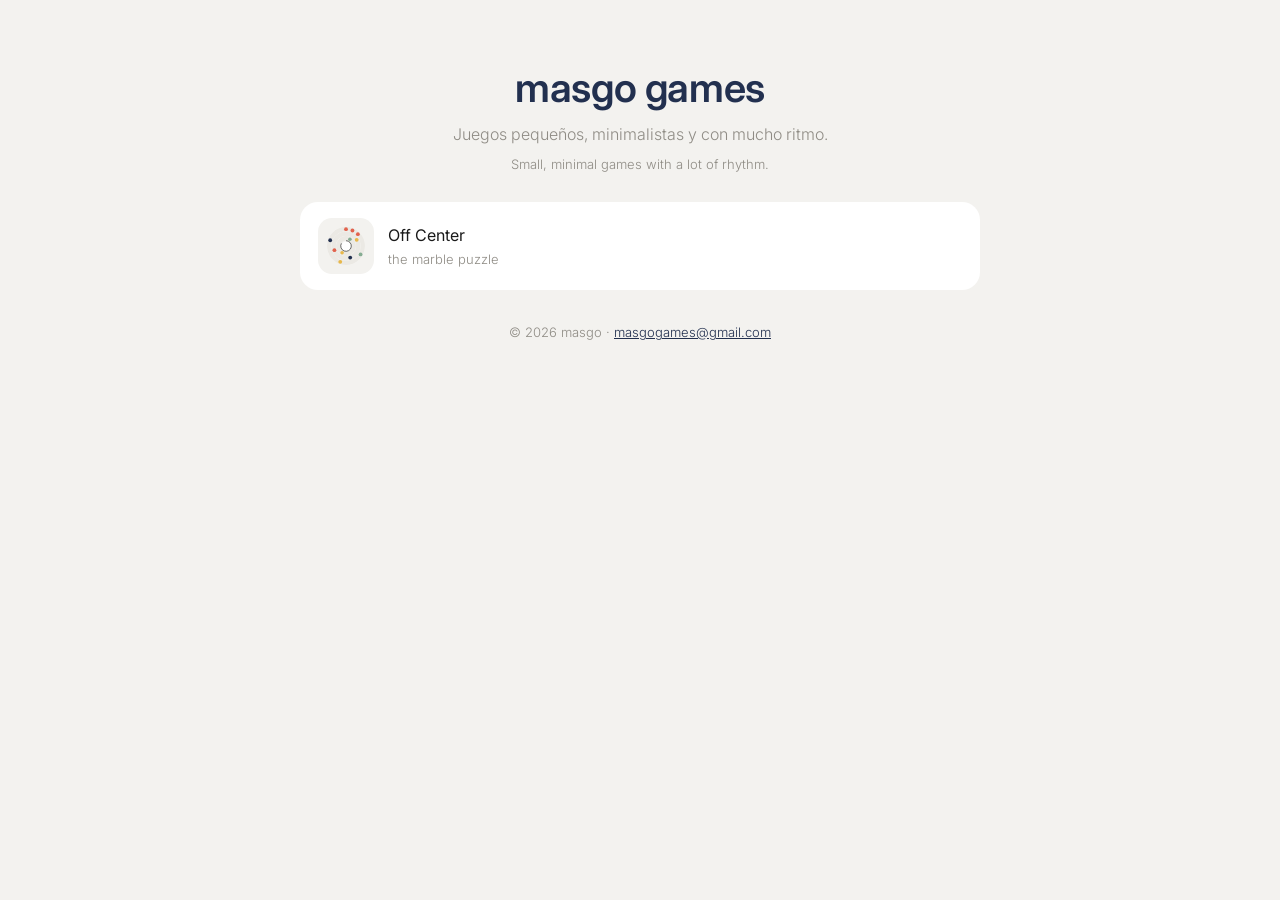
<file: index.html>
<!doctype html>
<html lang="es">
<head>
<meta charset="utf-8">
<meta name="viewport" content="width=device-width, initial-scale=1">
<title>masgo games</title>
<meta name="description" content="Juegos de masgo · Games by masgo">
<link rel="icon" href="offcenter/icon.svg" type="image/svg+xml">
<link rel="preconnect" href="https://fonts.googleapis.com">
<link href="https://fonts.googleapis.com/css2?family=Inter:wght@200;300;400;500;600&display=swap" rel="stylesheet">
<link rel="stylesheet" href="style.css">
</head>
<body>
<div class="wrap">
<header>
  <h1>masgo games</h1>
  <p class="sub">Juegos pequeños, minimalistas y con mucho ritmo.</p>
  <p class="by" lang="en">Small, minimal games with a lot of rhythm.</p>
</header>
<div class="links">
  <!-- Un bloque por juego. Para añadir otro, copia este <a> y cambia la carpeta, el icono y los textos. -->
  <a href="offcenter/"><img src="offcenter/icon.svg" alt="" style="width:56px;height:56px;border-radius:14px;flex:none"><div>Off Center<small>the marble puzzle</small></div></a>
</div>
<footer>© 2026 masgo · <a href="mailto:masgogames@gmail.com">masgogames@gmail.com</a></footer>
</div>
</body>
</html>
</file>
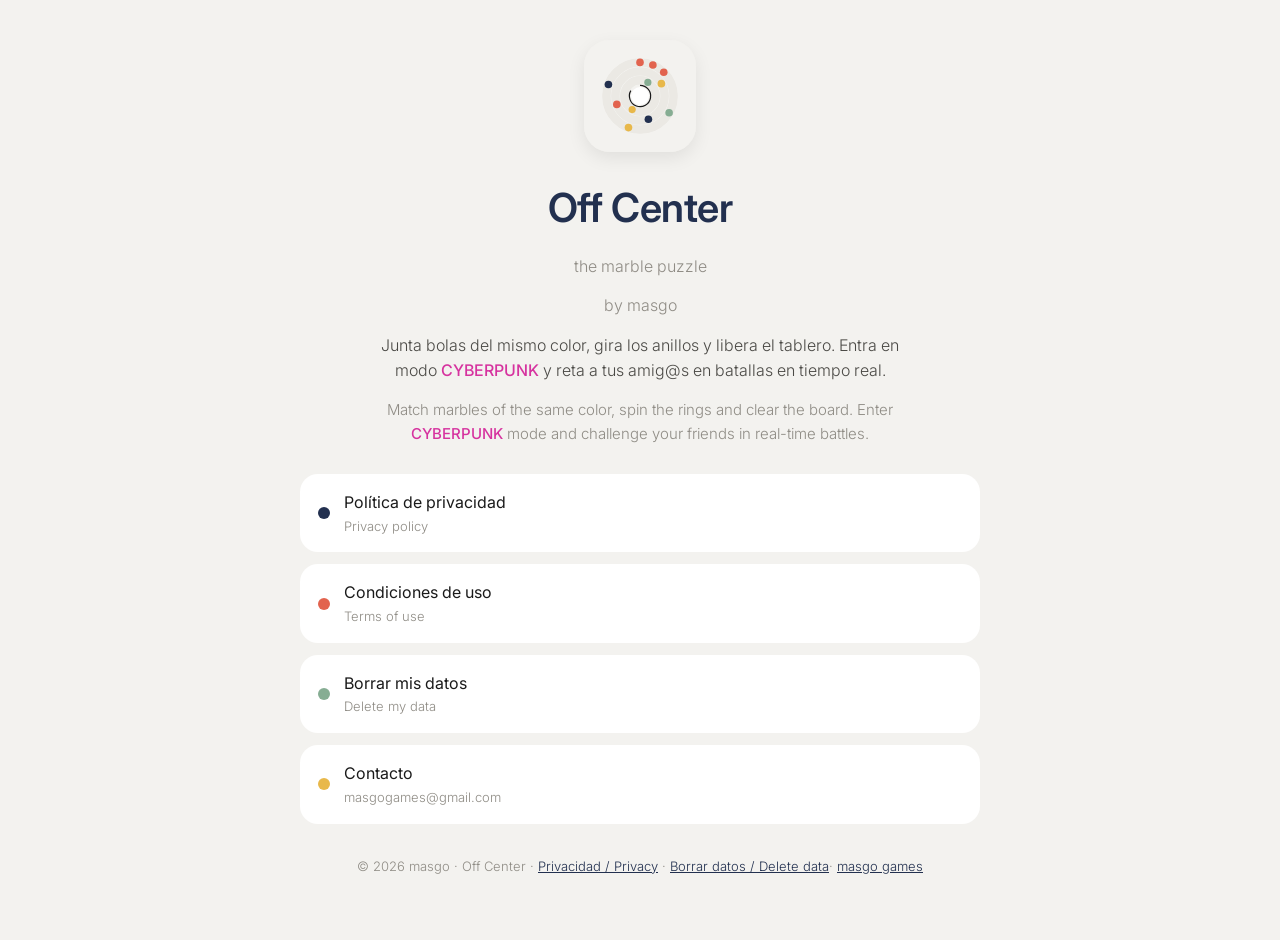
<file: offcenter/index.html>
<!doctype html>
<html lang="es">
<head>
<meta charset="utf-8">
<meta name="viewport" content="width=device-width, initial-scale=1">
<title>Off Center · the marble puzzle</title>
<meta name="description" content="Off Center · the marble puzzle · by masgo">
<link rel="icon" href="icon.svg" type="image/svg+xml">
<link rel="preconnect" href="https://fonts.googleapis.com">
<link href="https://fonts.googleapis.com/css2?family=Inter:wght@200;300;400;500;600&display=swap" rel="stylesheet">
<link rel="stylesheet" href="../style.css">
</head>
<body>
<div class="wrap">
<header class="hero">
  <svg viewBox="0 0 100 100" role="img" aria-label="Icono de Off Center">
    <rect width="100" height="100" fill="#f3f2ef"/>
    <circle cx="50" cy="50" r="30" fill="none" stroke="#ebe9e4" stroke-width="7.5"/>
    <circle cx="50" cy="50" r="22" fill="none" stroke="#ebe9e4" stroke-width="7.5"/>
    <circle cx="50" cy="50" r="14" fill="none" stroke="#ebe9e4" stroke-width="7.5"/>
    <circle cx="50" cy="50" r="8" fill="#ffffff"/>
    <path d="M50 40.5 A9.5 9.5 0 1 1 41.8 45.25" fill="none" stroke="#1a1a1a" stroke-width="1.1"/>
    <circle cx="50" cy="20" r="3.4" fill="#e2634e"/><circle cx="61.5" cy="22.3" r="3.4" fill="#e2634e"/>
    <circle cx="71.2" cy="28.8" r="3.4" fill="#e2634e"/><circle cx="76" cy="65" r="3.4" fill="#86ad93"/>
    <circle cx="39.7" cy="78.2" r="3.4" fill="#e8b84a"/><circle cx="21.8" cy="39.7" r="3.4" fill="#22304f"/>
    <circle cx="69.1" cy="39" r="3.4" fill="#e8b84a"/><circle cx="57.5" cy="70.7" r="3.4" fill="#22304f"/>
    <circle cx="29.3" cy="57.5" r="3.4" fill="#e2634e"/><circle cx="57" cy="37.9" r="3.2" fill="#86ad93"/>
    <circle cx="43" cy="62.1" r="3.2" fill="#e8b84a"/>
  </svg>
  <h1>Off Center</h1>
  <p class="sub">the marble puzzle</p>
  <p class="by">by masgo</p>
  <p>Junta bolas del mismo color, gira los anillos y libera el tablero. Entra en modo <strong style="color:var(--mag)">CYBERPUNK</strong> y reta a tus amig@s en batallas en tiempo real.</p>
  <p lang="en" style="color:var(--grey);font-size:15px">Match marbles of the same color, spin the rings and clear the board. Enter <strong style="color:var(--mag)">CYBERPUNK</strong> mode and challenge your friends in real-time battles.</p>
</header>
<div class="links">
  <a href="privacidad.html"><span class="dot" style="background:var(--navy)"></span><div>Política de privacidad<small>Privacy policy</small></div></a>
  <a href="privacidad.html#condiciones"><span class="dot" style="background:var(--coral)"></span><div>Condiciones de uso<small>Terms of use</small></div></a>
  <a href="borrar-datos.html"><span class="dot" style="background:var(--sage)"></span><div>Borrar mis datos<small>Delete my data</small></div></a>
  <a href="mailto:masgogames@gmail.com"><span class="dot" style="background:var(--mustard)"></span><div>Contacto<small>masgogames@gmail.com</small></div></a>
</div>
<footer>© 2026 masgo · Off Center · <a href="privacidad.html">Privacidad / Privacy</a> · <a href="borrar-datos.html">Borrar datos / Delete data</a>· <a href="../">masgo games</a></footer>
</div>
</body>
</html>
</file>
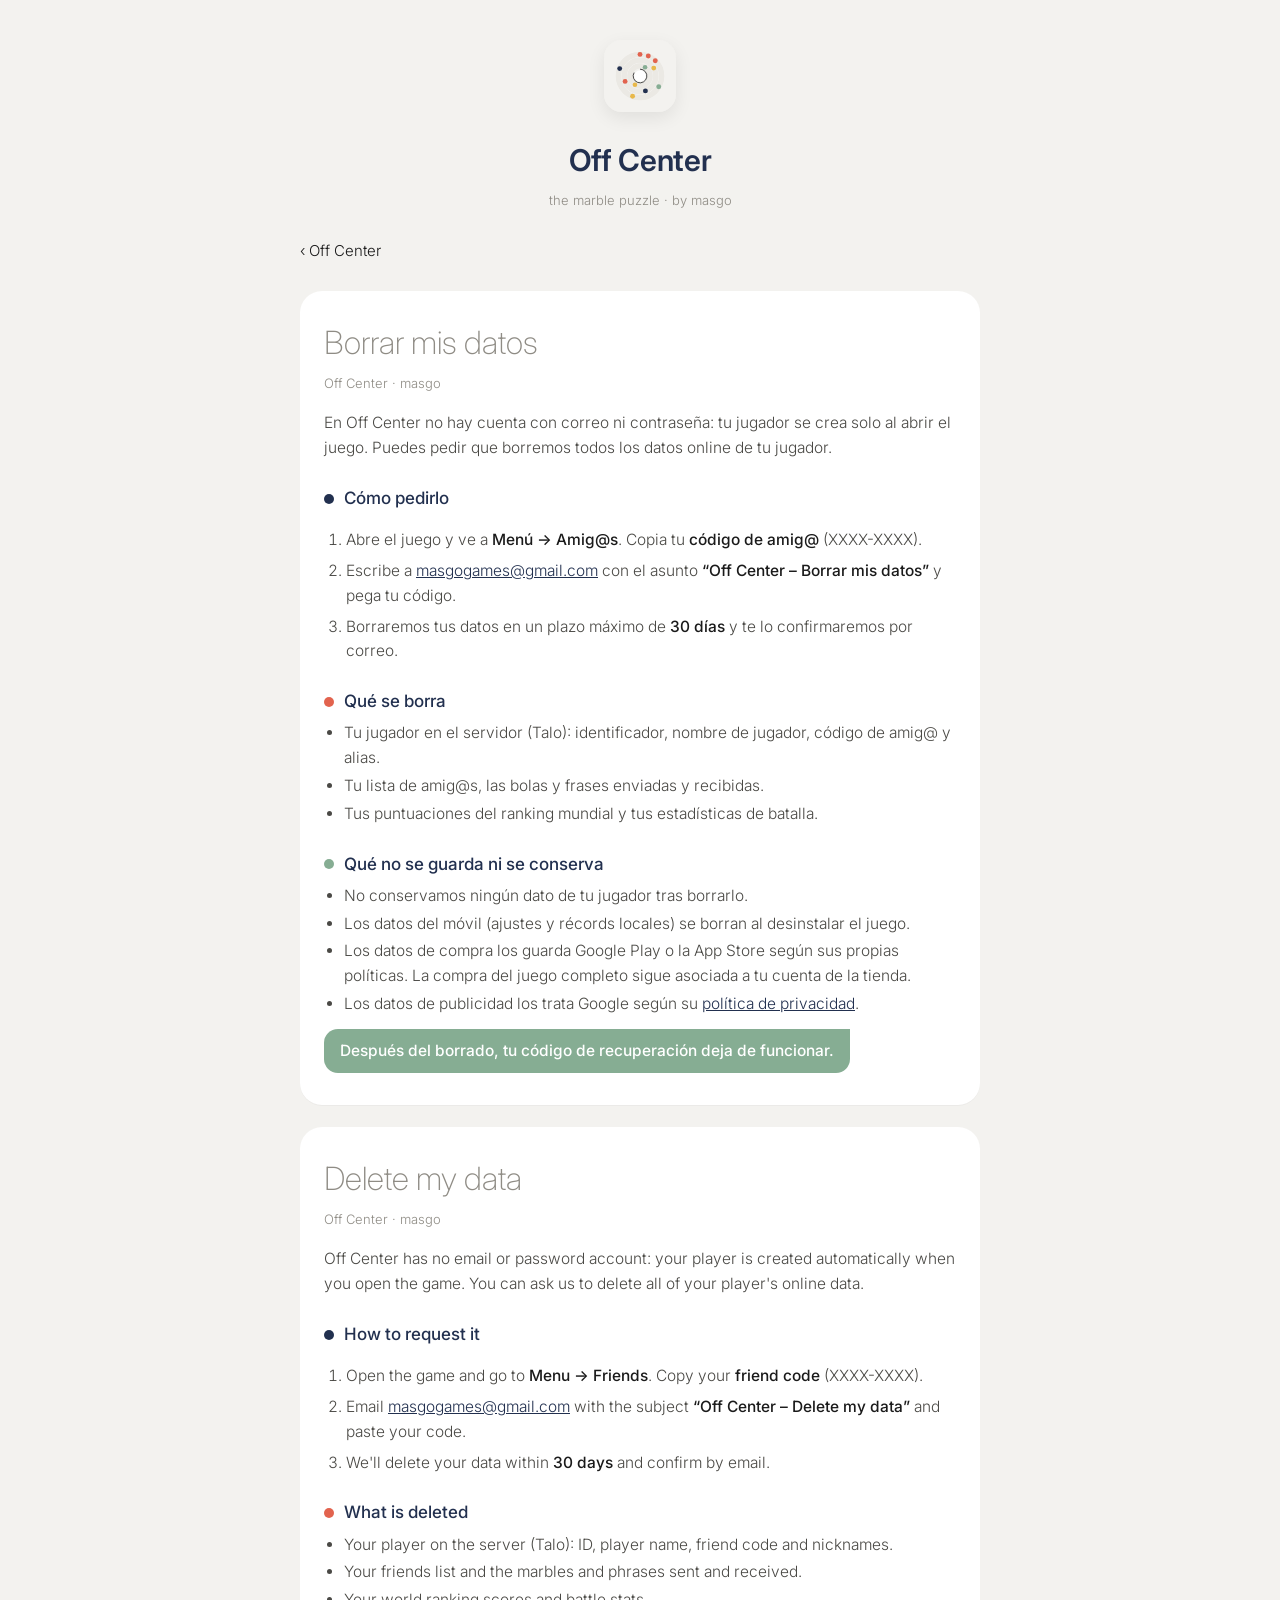
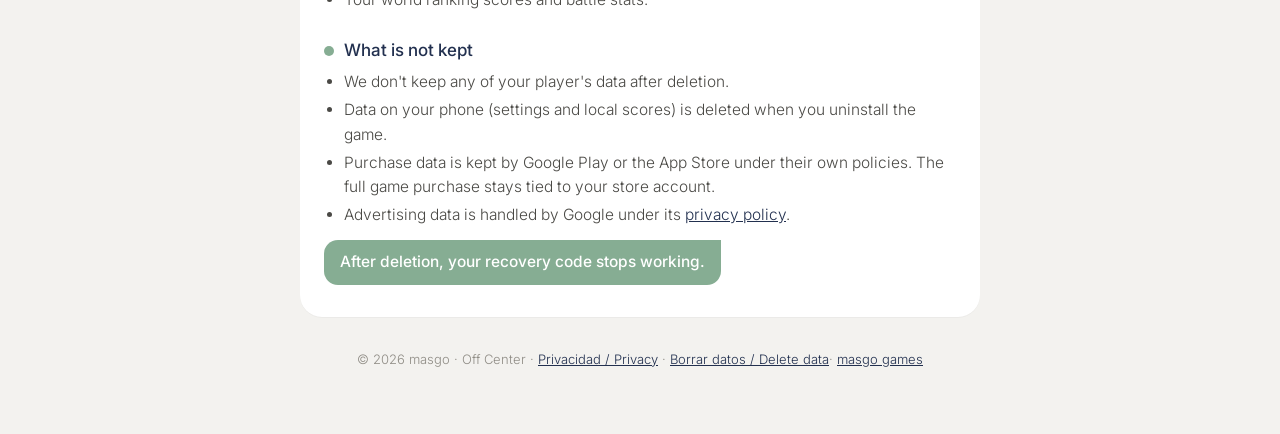
<file: offcenter/borrar-datos.html>
<!doctype html>
<html lang="es">
<head>
<meta charset="utf-8">
<meta name="viewport" content="width=device-width, initial-scale=1">
<title>Off Center · Borrar mis datos</title>
<meta name="description" content="Off Center · the marble puzzle · by masgo">
<link rel="icon" href="icon.svg" type="image/svg+xml">
<link rel="preconnect" href="https://fonts.googleapis.com">
<link href="https://fonts.googleapis.com/css2?family=Inter:wght@200;300;400;500;600&display=swap" rel="stylesheet">
<link rel="stylesheet" href="../style.css">
</head>
<body>
<div class="wrap">
<header>
  <svg style="width:72px;height:72px;border-radius:18px" viewBox="0 0 100 100" role="img" aria-label="Icono de Off Center">
    <rect width="100" height="100" fill="#f3f2ef"/>
    <circle cx="50" cy="50" r="30" fill="none" stroke="#ebe9e4" stroke-width="7.5"/>
    <circle cx="50" cy="50" r="22" fill="none" stroke="#ebe9e4" stroke-width="7.5"/>
    <circle cx="50" cy="50" r="14" fill="none" stroke="#ebe9e4" stroke-width="7.5"/>
    <circle cx="50" cy="50" r="8" fill="#ffffff"/>
    <path d="M50 40.5 A9.5 9.5 0 1 1 41.8 45.25" fill="none" stroke="#1a1a1a" stroke-width="1.1"/>
    <circle cx="50" cy="20" r="3.4" fill="#e2634e"/><circle cx="61.5" cy="22.3" r="3.4" fill="#e2634e"/>
    <circle cx="71.2" cy="28.8" r="3.4" fill="#e2634e"/><circle cx="76" cy="65" r="3.4" fill="#86ad93"/>
    <circle cx="39.7" cy="78.2" r="3.4" fill="#e8b84a"/><circle cx="21.8" cy="39.7" r="3.4" fill="#22304f"/>
    <circle cx="69.1" cy="39" r="3.4" fill="#e8b84a"/><circle cx="57.5" cy="70.7" r="3.4" fill="#22304f"/>
    <circle cx="29.3" cy="57.5" r="3.4" fill="#e2634e"/><circle cx="57" cy="37.9" r="3.2" fill="#86ad93"/>
    <circle cx="43" cy="62.1" r="3.2" fill="#e8b84a"/>
  </svg>
  <h1 style="font-size:30px">Off Center</h1>
  <p class="by">the marble puzzle · by masgo</p>
</header>
<a class="back" href="./">‹ Off Center</a>
<section class="card" id="es">
  <h2>Borrar mis datos</h2>
  <p class="date">Off Center · masgo</p>
  <p>En Off Center no hay cuenta con correo ni contraseña: tu jugador se crea solo al abrir el juego. Puedes pedir que borremos todos los datos online de tu jugador.</p>
  <h3 style="--c:var(--navy)">Cómo pedirlo</h3>
  <ol>
    <li>Abre el juego y ve a <strong>Menú → Amig@s</strong>. Copia tu <strong>código de amig@</strong> (XXXX-XXXX).</li>
    <li>Escribe a <a href="mailto:masgogames@gmail.com?subject=Off%20Center%20-%20Borrar%20mis%20datos">masgogames@gmail.com</a> con el asunto <strong>“Off Center – Borrar mis datos”</strong> y pega tu código.</li>
    <li>Borraremos tus datos en un plazo máximo de <strong>30 días</strong> y te lo confirmaremos por correo.</li>
  </ol>
  <h3 style="--c:var(--coral)">Qué se borra</h3>
  <ul>
    <li>Tu jugador en el servidor (Talo): identificador, nombre de jugador, código de amig@ y alias.</li>
    <li>Tu lista de amig@s, las bolas y frases enviadas y recibidas.</li>
    <li>Tus puntuaciones del ranking mundial y tus estadísticas de batalla.</li>
  </ul>
  <h3 style="--c:var(--sage)">Qué no se guarda ni se conserva</h3>
  <ul>
    <li>No conservamos ningún dato de tu jugador tras borrarlo.</li>
    <li>Los datos del móvil (ajustes y récords locales) se borran al desinstalar el juego.</li>
    <li>Los datos de compra los guarda Google Play o la App Store según sus propias políticas. La compra del juego completo sigue asociada a tu cuenta de la tienda.</li>
    <li>Los datos de publicidad los trata Google según su <a href="https://policies.google.com/privacy" target="_blank" rel="noopener">política de privacidad</a>.</li>
  </ul>
  <p class="pill">Después del borrado, tu código de recuperación deja de funcionar.</p>
</section>

<section class="card" id="en" lang="en">
  <h2>Delete my data</h2>
  <p class="date">Off Center · masgo</p>
  <p>Off Center has no email or password account: your player is created automatically when you open the game. You can ask us to delete all of your player's online data.</p>
  <h3 style="--c:var(--navy)">How to request it</h3>
  <ol>
    <li>Open the game and go to <strong>Menu → Friends</strong>. Copy your <strong>friend code</strong> (XXXX-XXXX).</li>
    <li>Email <a href="mailto:masgogames@gmail.com?subject=Off%20Center%20-%20Delete%20my%20data">masgogames@gmail.com</a> with the subject <strong>“Off Center – Delete my data”</strong> and paste your code.</li>
    <li>We'll delete your data within <strong>30 days</strong> and confirm by email.</li>
  </ol>
  <h3 style="--c:var(--coral)">What is deleted</h3>
  <ul>
    <li>Your player on the server (Talo): ID, player name, friend code and nicknames.</li>
    <li>Your friends list and the marbles and phrases sent and received.</li>
    <li>Your world ranking scores and battle stats.</li>
  </ul>
  <h3 style="--c:var(--sage)">What is not kept</h3>
  <ul>
    <li>We don't keep any of your player's data after deletion.</li>
    <li>Data on your phone (settings and local scores) is deleted when you uninstall the game.</li>
    <li>Purchase data is kept by Google Play or the App Store under their own policies. The full game purchase stays tied to your store account.</li>
    <li>Advertising data is handled by Google under its <a href="https://policies.google.com/privacy" target="_blank" rel="noopener">privacy policy</a>.</li>
  </ul>
  <p class="pill">After deletion, your recovery code stops working.</p>
</section>
<footer>© 2026 masgo · Off Center · <a href="privacidad.html">Privacidad / Privacy</a> · <a href="borrar-datos.html">Borrar datos / Delete data</a>· <a href="../">masgo games</a></footer>
</div>
</body>
</html>
</file>
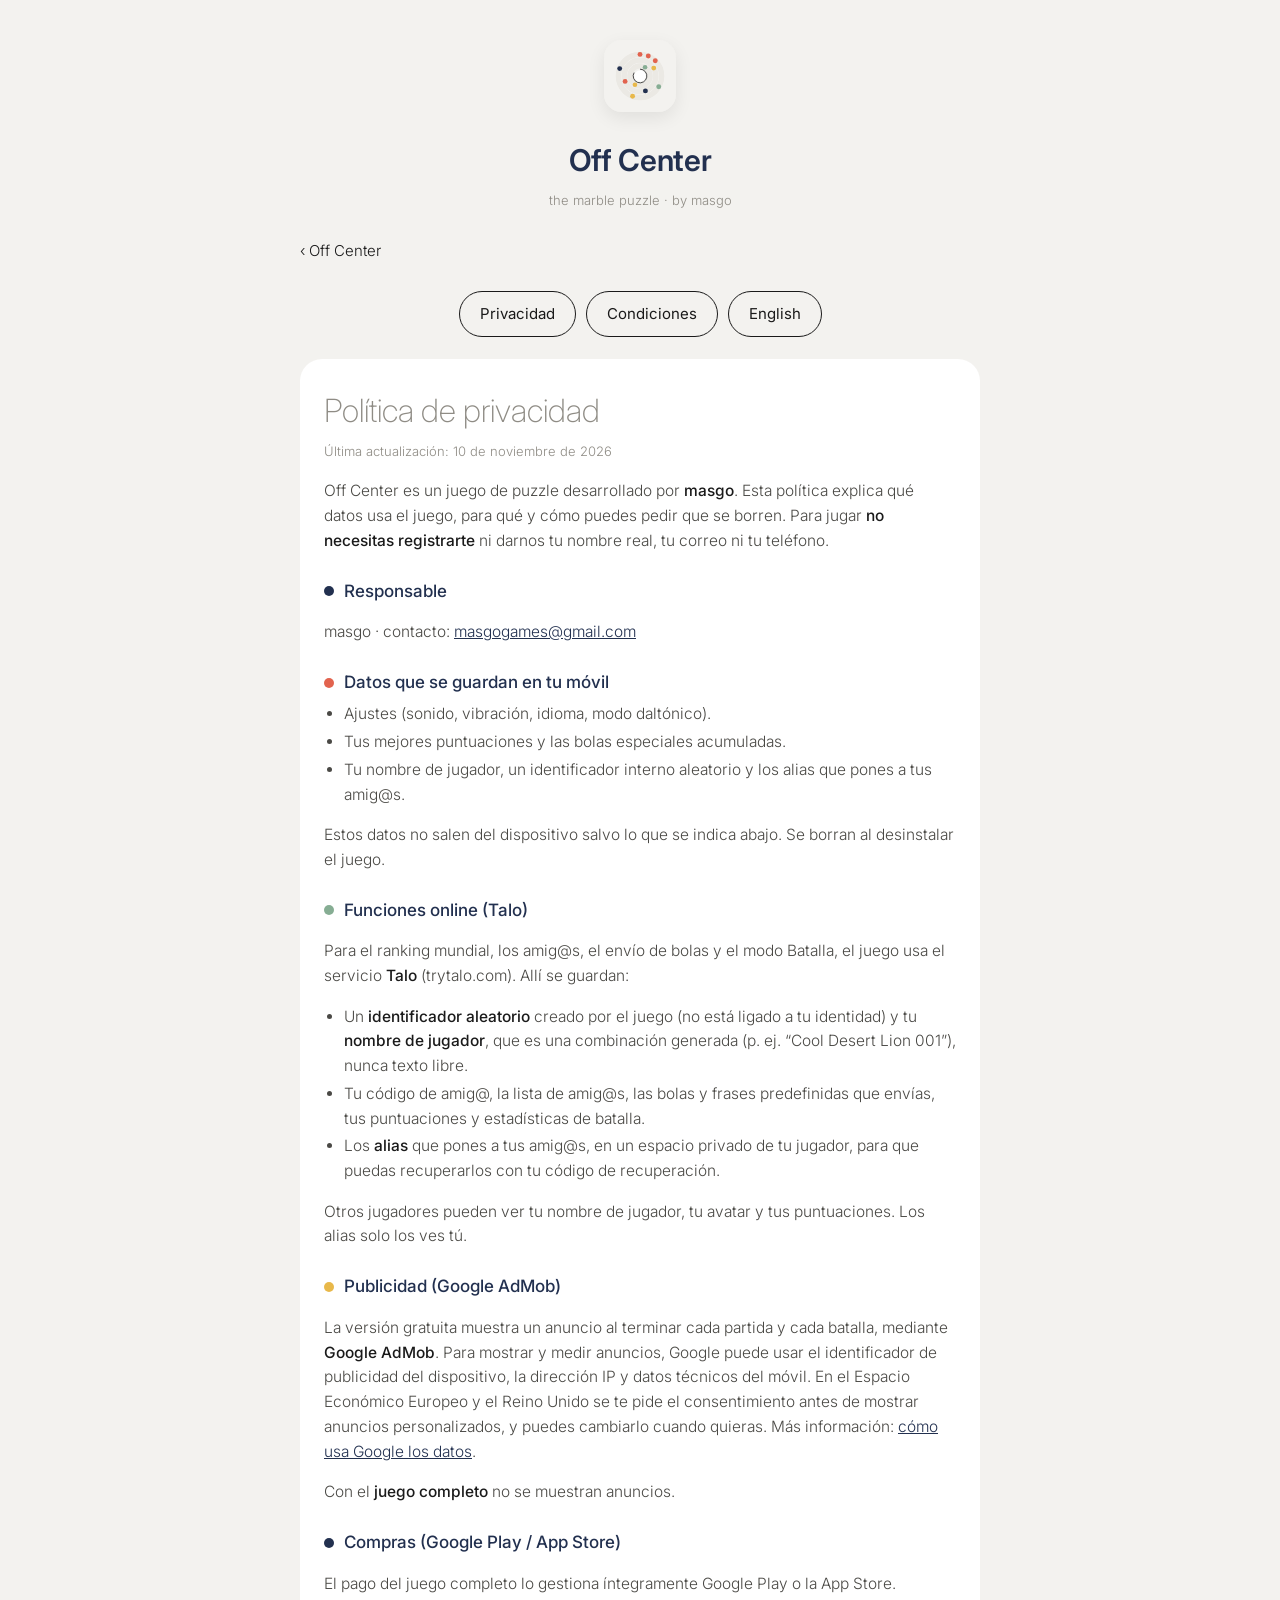
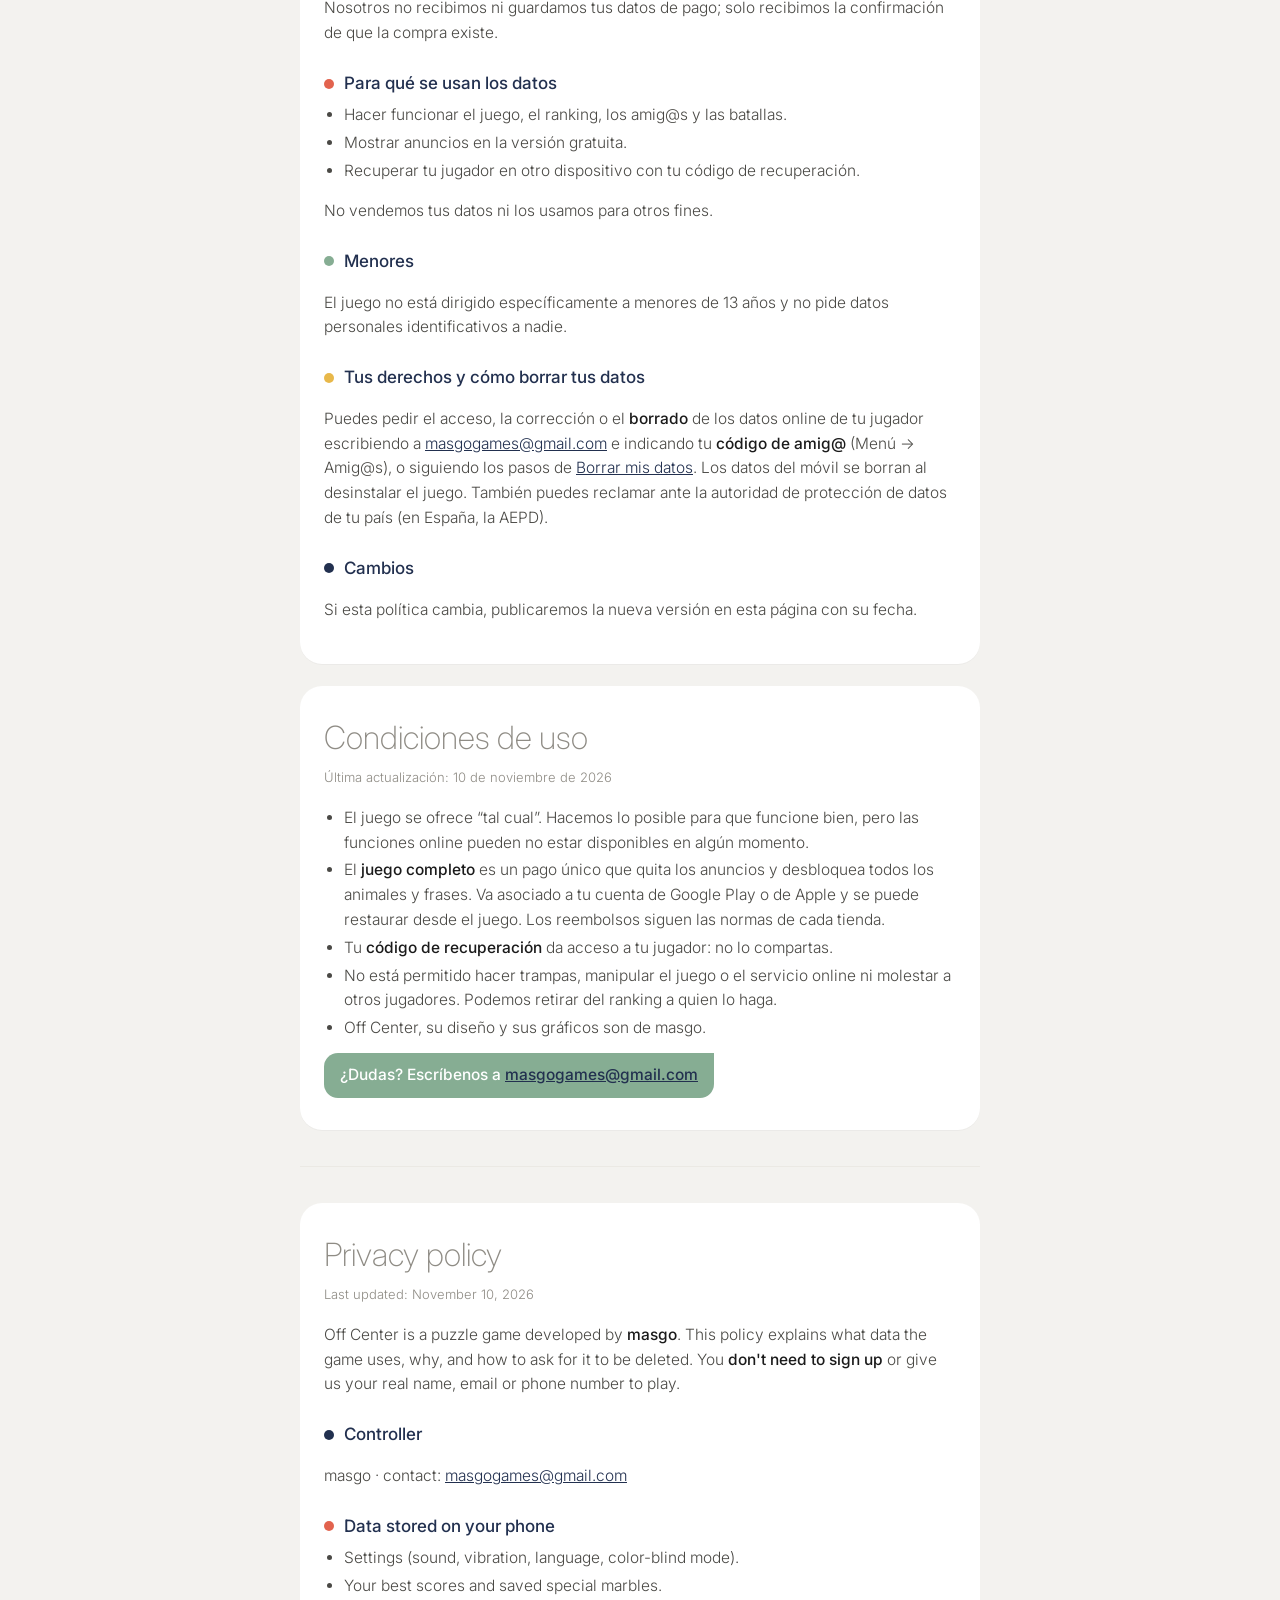
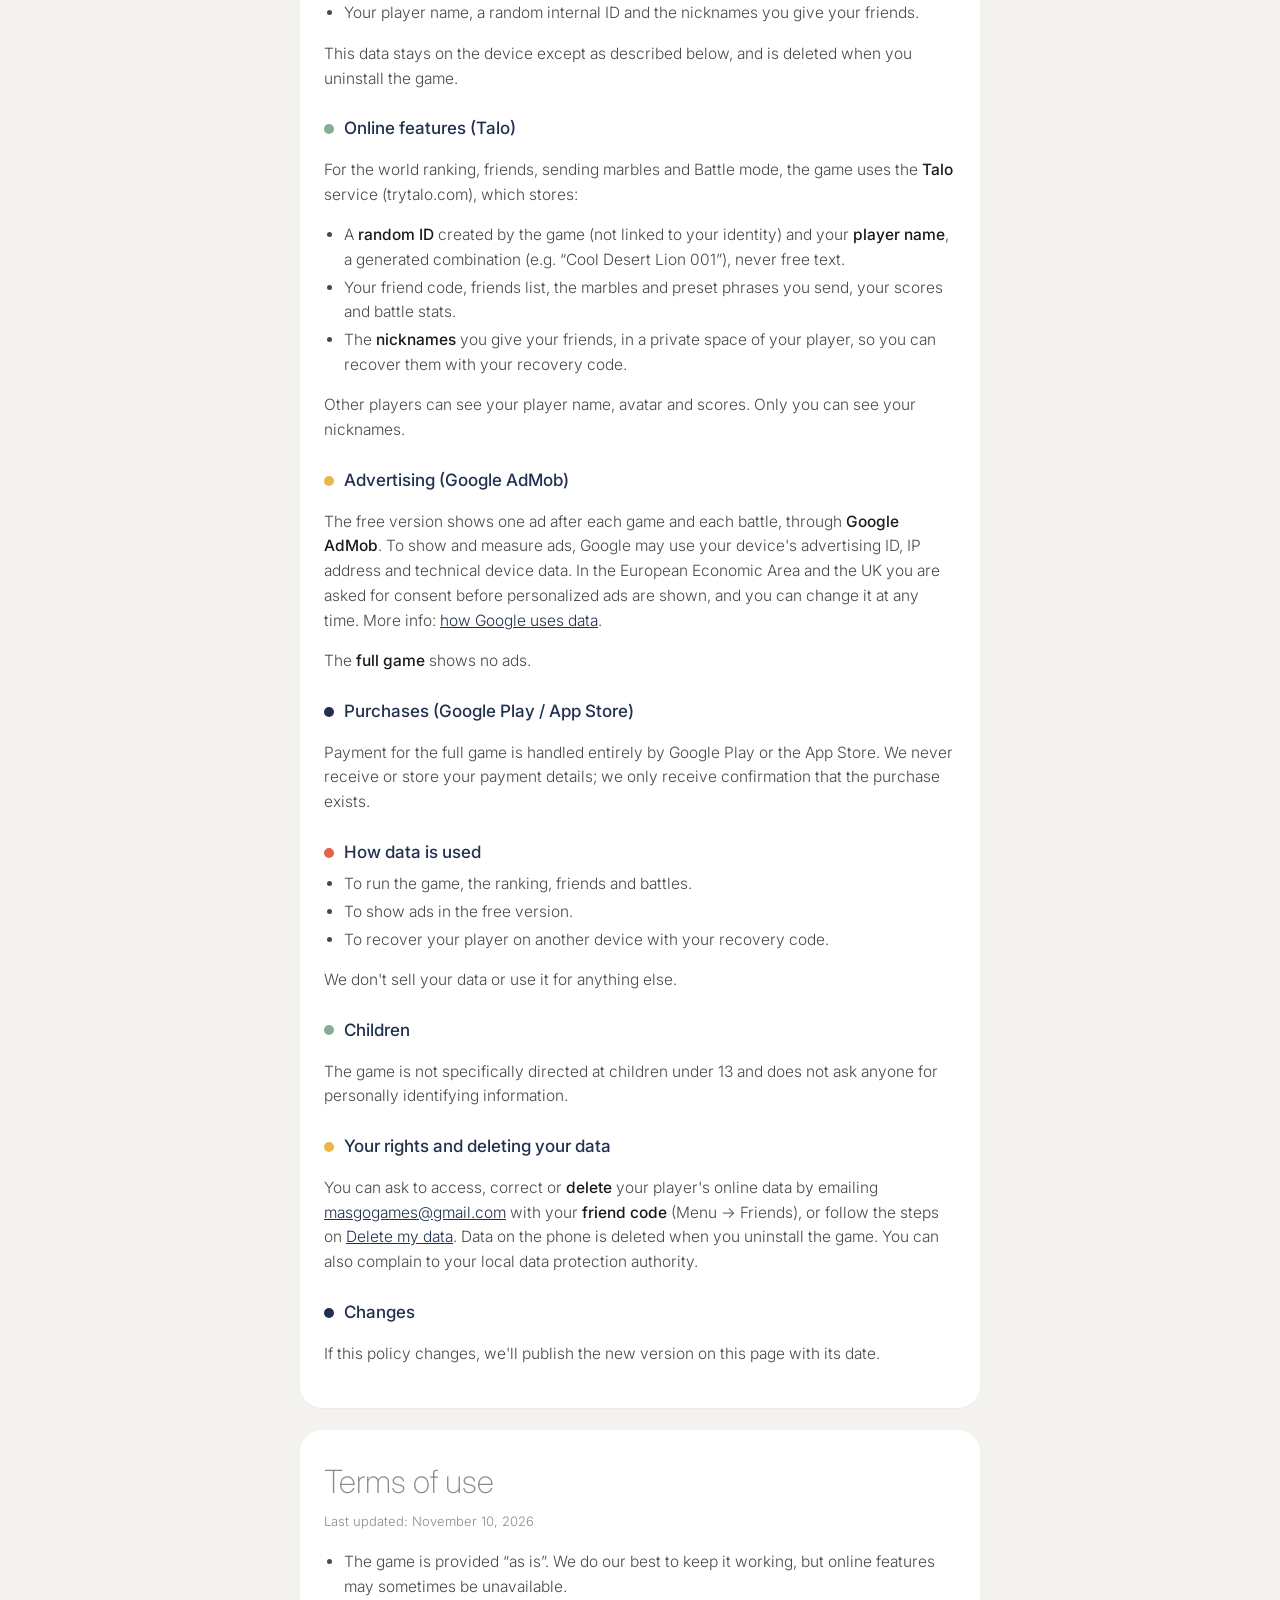
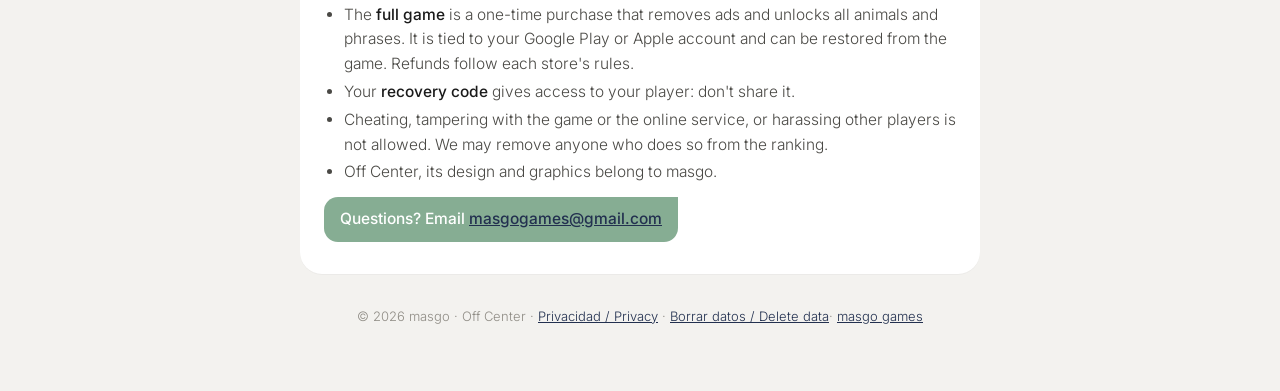
<file: offcenter/privacidad.html>
<!doctype html>
<html lang="es">
<head>
<meta charset="utf-8">
<meta name="viewport" content="width=device-width, initial-scale=1">
<title>Off Center · Privacidad y condiciones</title>
<meta name="description" content="Off Center · the marble puzzle · by masgo">
<link rel="icon" href="icon.svg" type="image/svg+xml">
<link rel="preconnect" href="https://fonts.googleapis.com">
<link href="https://fonts.googleapis.com/css2?family=Inter:wght@200;300;400;500;600&display=swap" rel="stylesheet">
<link rel="stylesheet" href="../style.css">
</head>
<body>
<div class="wrap">
<header>
  <svg style="width:72px;height:72px;border-radius:18px" viewBox="0 0 100 100" role="img" aria-label="Icono de Off Center">
    <rect width="100" height="100" fill="#f3f2ef"/>
    <circle cx="50" cy="50" r="30" fill="none" stroke="#ebe9e4" stroke-width="7.5"/>
    <circle cx="50" cy="50" r="22" fill="none" stroke="#ebe9e4" stroke-width="7.5"/>
    <circle cx="50" cy="50" r="14" fill="none" stroke="#ebe9e4" stroke-width="7.5"/>
    <circle cx="50" cy="50" r="8" fill="#ffffff"/>
    <path d="M50 40.5 A9.5 9.5 0 1 1 41.8 45.25" fill="none" stroke="#1a1a1a" stroke-width="1.1"/>
    <circle cx="50" cy="20" r="3.4" fill="#e2634e"/><circle cx="61.5" cy="22.3" r="3.4" fill="#e2634e"/>
    <circle cx="71.2" cy="28.8" r="3.4" fill="#e2634e"/><circle cx="76" cy="65" r="3.4" fill="#86ad93"/>
    <circle cx="39.7" cy="78.2" r="3.4" fill="#e8b84a"/><circle cx="21.8" cy="39.7" r="3.4" fill="#22304f"/>
    <circle cx="69.1" cy="39" r="3.4" fill="#e8b84a"/><circle cx="57.5" cy="70.7" r="3.4" fill="#22304f"/>
    <circle cx="29.3" cy="57.5" r="3.4" fill="#e2634e"/><circle cx="57" cy="37.9" r="3.2" fill="#86ad93"/>
    <circle cx="43" cy="62.1" r="3.2" fill="#e8b84a"/>
  </svg>
  <h1 style="font-size:30px">Off Center</h1>
  <p class="by">the marble puzzle · by masgo</p>
</header>
<a class="back" href="./">‹ Off Center</a>
<nav>
    <a href="#privacidad">Privacidad</a>
    <a href="#condiciones">Condiciones</a>
    <a href="#english">English</a>
  </nav>
<!-- ============================ ESPAÑOL ============================ -->
<section class="card" id="privacidad">
  <h2>Política de privacidad</h2>
  <p class="date">Última actualización: 10 de noviembre de 2026</p>

  <p>Off Center es un juego de puzzle desarrollado por <strong>masgo</strong>. Esta política explica qué datos usa el juego, para qué y cómo puedes pedir que se borren. Para jugar <strong>no necesitas registrarte</strong> ni darnos tu nombre real, tu correo ni tu teléfono.</p>

  <h3 style="--c:var(--navy)">Responsable</h3>
  <p>masgo · contacto: <a href="mailto:masgogames@gmail.com">masgogames@gmail.com</a></p>

  <h3 style="--c:var(--coral)">Datos que se guardan en tu móvil</h3>
  <ul>
    <li>Ajustes (sonido, vibración, idioma, modo daltónico).</li>
    <li>Tus mejores puntuaciones y las bolas especiales acumuladas.</li>
    <li>Tu nombre de jugador, un identificador interno aleatorio y los alias que pones a tus amig@s.</li>
  </ul>
  <p>Estos datos no salen del dispositivo salvo lo que se indica abajo. Se borran al desinstalar el juego.</p>

  <h3 style="--c:var(--sage)">Funciones online (Talo)</h3>
  <p>Para el ranking mundial, los amig@s, el envío de bolas y el modo Batalla, el juego usa el servicio <strong>Talo</strong> (trytalo.com). Allí se guardan:</p>
  <ul>
    <li>Un <strong>identificador aleatorio</strong> creado por el juego (no está ligado a tu identidad) y tu <strong>nombre de jugador</strong>, que es una combinación generada (p. ej. “Cool Desert Lion 001”), nunca texto libre.</li>
    <li>Tu código de amig@, la lista de amig@s, las bolas y frases predefinidas que envías, tus puntuaciones y estadísticas de batalla.</li>
    <li>Los <strong>alias</strong> que pones a tus amig@s, en un espacio privado de tu jugador, para que puedas recuperarlos con tu código de recuperación.</li>
  </ul>
  <p>Otros jugadores pueden ver tu nombre de jugador, tu avatar y tus puntuaciones. Los alias solo los ves tú.</p>

  <h3 style="--c:var(--mustard)">Publicidad (Google AdMob)</h3>
  <p>La versión gratuita muestra un anuncio al terminar cada partida y cada batalla, mediante <strong>Google AdMob</strong>. Para mostrar y medir anuncios, Google puede usar el identificador de publicidad del dispositivo, la dirección IP y datos técnicos del móvil. En el Espacio Económico Europeo y el Reino Unido se te pide el consentimiento antes de mostrar anuncios personalizados, y puedes cambiarlo cuando quieras. Más información: <a href="https://policies.google.com/technologies/partner-sites" target="_blank" rel="noopener">cómo usa Google los datos</a>.</p>
  <p>Con el <strong>juego completo</strong> no se muestran anuncios.</p>

  <h3 style="--c:var(--navy)">Compras (Google Play / App Store)</h3>
  <p>El pago del juego completo lo gestiona íntegramente Google Play o la App Store. Nosotros no recibimos ni guardamos tus datos de pago; solo recibimos la confirmación de que la compra existe.</p>

  <h3 style="--c:var(--coral)">Para qué se usan los datos</h3>
  <ul>
    <li>Hacer funcionar el juego, el ranking, los amig@s y las batallas.</li>
    <li>Mostrar anuncios en la versión gratuita.</li>
    <li>Recuperar tu jugador en otro dispositivo con tu código de recuperación.</li>
  </ul>
  <p>No vendemos tus datos ni los usamos para otros fines.</p>

  <h3 style="--c:var(--sage)">Menores</h3>
  <p>El juego no está dirigido específicamente a menores de 13 años y no pide datos personales identificativos a nadie.</p>

  <h3 style="--c:var(--mustard)">Tus derechos y cómo borrar tus datos</h3>
  <p>Puedes pedir el acceso, la corrección o el <strong>borrado</strong> de los datos online de tu jugador escribiendo a <a href="mailto:masgogames@gmail.com">masgogames@gmail.com</a> e indicando tu <strong>código de amig@</strong> (Menú → Amig@s), o siguiendo los pasos de <a href="borrar-datos.html">Borrar mis datos</a>. Los datos del móvil se borran al desinstalar el juego. También puedes reclamar ante la autoridad de protección de datos de tu país (en España, la AEPD).</p>

  <h3 style="--c:var(--navy)">Cambios</h3>
  <p>Si esta política cambia, publicaremos la nueva versión en esta página con su fecha.</p>
</section>

<section class="card" id="condiciones">
  <h2>Condiciones de uso</h2>
  <p class="date">Última actualización: 10 de noviembre de 2026</p>
  <ul>
    <li>El juego se ofrece “tal cual”. Hacemos lo posible para que funcione bien, pero las funciones online pueden no estar disponibles en algún momento.</li>
    <li>El <strong>juego completo</strong> es un pago único que quita los anuncios y desbloquea todos los animales y frases. Va asociado a tu cuenta de Google Play o de Apple y se puede restaurar desde el juego. Los reembolsos siguen las normas de cada tienda.</li>
    <li>Tu <strong>código de recuperación</strong> da acceso a tu jugador: no lo compartas.</li>
    <li>No está permitido hacer trampas, manipular el juego o el servicio online ni molestar a otros jugadores. Podemos retirar del ranking a quien lo haga.</li>
    <li>Off Center, su diseño y sus gráficos son de masgo.</li>
  </ul>
  <p class="pill">¿Dudas? Escríbenos a <a href="mailto:masgogames@gmail.com">masgogames@gmail.com</a></p>
</section>

<div class="sep"></div>

<!-- ============================ ENGLISH ============================ -->
<section class="card" id="english" lang="en">
  <h2>Privacy policy</h2>
  <p class="date">Last updated: November 10, 2026</p>

  <p>Off Center is a puzzle game developed by <strong>masgo</strong>. This policy explains what data the game uses, why, and how to ask for it to be deleted. You <strong>don't need to sign up</strong> or give us your real name, email or phone number to play.</p>

  <h3 style="--c:var(--navy)">Controller</h3>
  <p>masgo · contact: <a href="mailto:masgogames@gmail.com">masgogames@gmail.com</a></p>

  <h3 style="--c:var(--coral)">Data stored on your phone</h3>
  <ul>
    <li>Settings (sound, vibration, language, color-blind mode).</li>
    <li>Your best scores and saved special marbles.</li>
    <li>Your player name, a random internal ID and the nicknames you give your friends.</li>
  </ul>
  <p>This data stays on the device except as described below, and is deleted when you uninstall the game.</p>

  <h3 style="--c:var(--sage)">Online features (Talo)</h3>
  <p>For the world ranking, friends, sending marbles and Battle mode, the game uses the <strong>Talo</strong> service (trytalo.com), which stores:</p>
  <ul>
    <li>A <strong>random ID</strong> created by the game (not linked to your identity) and your <strong>player name</strong>, a generated combination (e.g. “Cool Desert Lion 001”), never free text.</li>
    <li>Your friend code, friends list, the marbles and preset phrases you send, your scores and battle stats.</li>
    <li>The <strong>nicknames</strong> you give your friends, in a private space of your player, so you can recover them with your recovery code.</li>
  </ul>
  <p>Other players can see your player name, avatar and scores. Only you can see your nicknames.</p>

  <h3 style="--c:var(--mustard)">Advertising (Google AdMob)</h3>
  <p>The free version shows one ad after each game and each battle, through <strong>Google AdMob</strong>. To show and measure ads, Google may use your device's advertising ID, IP address and technical device data. In the European Economic Area and the UK you are asked for consent before personalized ads are shown, and you can change it at any time. More info: <a href="https://policies.google.com/technologies/partner-sites" target="_blank" rel="noopener">how Google uses data</a>.</p>
  <p>The <strong>full game</strong> shows no ads.</p>

  <h3 style="--c:var(--navy)">Purchases (Google Play / App Store)</h3>
  <p>Payment for the full game is handled entirely by Google Play or the App Store. We never receive or store your payment details; we only receive confirmation that the purchase exists.</p>

  <h3 style="--c:var(--coral)">How data is used</h3>
  <ul>
    <li>To run the game, the ranking, friends and battles.</li>
    <li>To show ads in the free version.</li>
    <li>To recover your player on another device with your recovery code.</li>
  </ul>
  <p>We don't sell your data or use it for anything else.</p>

  <h3 style="--c:var(--sage)">Children</h3>
  <p>The game is not specifically directed at children under 13 and does not ask anyone for personally identifying information.</p>

  <h3 style="--c:var(--mustard)">Your rights and deleting your data</h3>
  <p>You can ask to access, correct or <strong>delete</strong> your player's online data by emailing <a href="mailto:masgogames@gmail.com">masgogames@gmail.com</a> with your <strong>friend code</strong> (Menu → Friends), or follow the steps on <a href="borrar-datos.html#en">Delete my data</a>. Data on the phone is deleted when you uninstall the game. You can also complain to your local data protection authority.</p>

  <h3 style="--c:var(--navy)">Changes</h3>
  <p>If this policy changes, we'll publish the new version on this page with its date.</p>
</section>

<section class="card" lang="en">
  <h2>Terms of use</h2>
  <p class="date">Last updated: November 10, 2026</p>
  <ul>
    <li>The game is provided “as is”. We do our best to keep it working, but online features may sometimes be unavailable.</li>
    <li>The <strong>full game</strong> is a one-time purchase that removes ads and unlocks all animals and phrases. It is tied to your Google Play or Apple account and can be restored from the game. Refunds follow each store's rules.</li>
    <li>Your <strong>recovery code</strong> gives access to your player: don't share it.</li>
    <li>Cheating, tampering with the game or the online service, or harassing other players is not allowed. We may remove anyone who does so from the ranking.</li>
    <li>Off Center, its design and graphics belong to masgo.</li>
  </ul>
  <p class="pill">Questions? Email <a href="mailto:masgogames@gmail.com">masgogames@gmail.com</a></p>
</section>

<footer>© 2026 masgo · Off Center · <a href="privacidad.html">Privacidad / Privacy</a> · <a href="borrar-datos.html">Borrar datos / Delete data</a>· <a href="../">masgo games</a></footer>
</div>
</body>
</html>
</file>
<file: style.css>
:root{
    --cream:#f3f2ef; --card:#ebe9e4; --ink:#1a1a1a; --text:#4a4945; --grey:#8f8c85;
    --navy:#22304f; --coral:#e2634e; --sage:#86ad93; --mustard:#e8b84a; --mag:#d6339f;
  }
  *{box-sizing:border-box}
  html,body{margin:0;background:var(--cream);color:var(--text);font-family:Inter,system-ui,sans-serif;font-weight:300;line-height:1.6}
  .wrap{max-width:720px;margin:0 auto;padding:40px 20px 64px}
  header{text-align:center;margin-bottom:28px}
  header svg{width:112px;height:112px;border-radius:26px;box-shadow:0 6px 18px rgba(0,0,0,.08)}
  h1{font-weight:600;color:var(--navy);font-size:40px;letter-spacing:-.01em;margin:16px 0 0}
  .sub{color:var(--grey);margin:2px 0 0;font-size:16px}
  .by{color:var(--grey);font-size:13px;margin-top:6px}
  nav{display:flex;justify-content:center;gap:10px;flex-wrap:wrap;margin:22px 0 8px}
  nav a{display:inline-block;padding:10px 20px;border:1.5px solid var(--ink);border-radius:999px;color:var(--ink);text-decoration:none;font-size:15px;font-weight:400}
  nav a:hover{background:var(--card)}
  .card{background:#fff;border-radius:22px;padding:26px 24px;margin:22px 0;box-shadow:0 1px 0 rgba(0,0,0,.03)}
  h2{font-weight:200;color:#8f8c85;font-size:32px;margin:0 0 4px}
  .date{font-size:13px;color:var(--grey);margin:0 0 18px}
  h3{font-weight:500;color:var(--navy);font-size:17px;margin:24px 0 6px;display:flex;align-items:center;gap:10px}
  h3::before{content:"";width:10px;height:10px;border-radius:50%;background:var(--c,var(--coral));flex:none}
  p,li{font-size:15.5px}
  ul{padding-left:20px;margin:6px 0}
  li{margin:3px 0}
  strong{font-weight:500;color:var(--ink)}
  a{color:var(--navy)}
  .pill{display:inline-block;background:var(--sage);color:#fff;border-radius:14px 0 14px 14px;padding:10px 16px;font-weight:500;margin:6px 0}
  .todo{background:#fff3c4;color:#6b4e00;padding:0 4px;border-radius:4px;font-weight:500}
  .sep{height:1px;background:var(--card);margin:36px 0}
  footer{text-align:center;color:var(--grey);font-size:13px;margin-top:32px}
  @media (max-width:480px){h1{font-size:32px}.card{padding:22px 18px}h2{font-size:28px}}

  .links{display:grid;gap:12px;margin:26px 0}
  .links a{display:flex;align-items:center;gap:14px;background:#fff;border-radius:18px;padding:16px 18px;text-decoration:none;color:var(--ink);font-weight:400;font-size:16px}
  .links a:hover{background:#faf9f6}
  .links a span.dot{width:12px;height:12px;border-radius:50%;flex:none}
  .links a small{display:block;color:var(--grey);font-size:13px;font-weight:300}
  .hero p{max-width:520px;margin:14px auto 0;text-align:center;font-size:16px}
  .back{display:inline-block;margin-bottom:6px;color:var(--ink);text-decoration:none;font-size:15px}
  ol{padding-left:22px} ol li{margin:6px 0}
</file>
